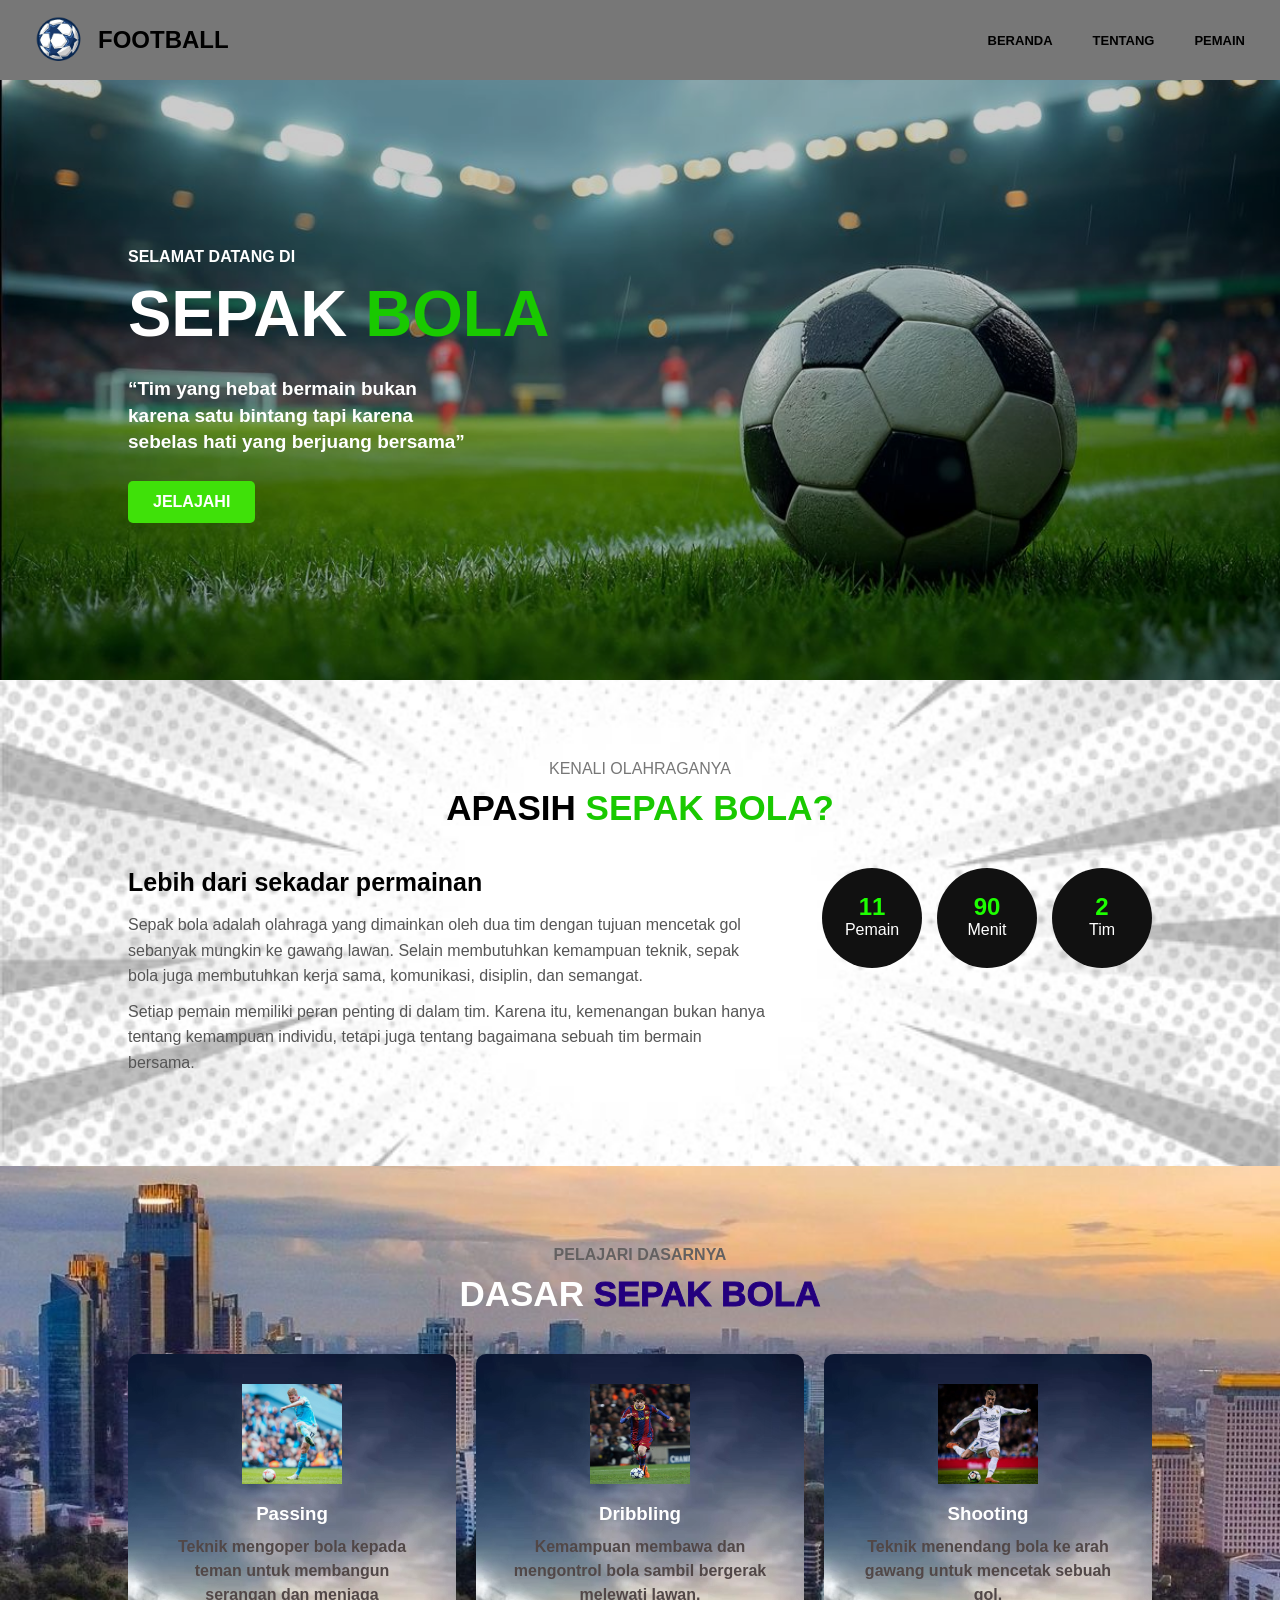
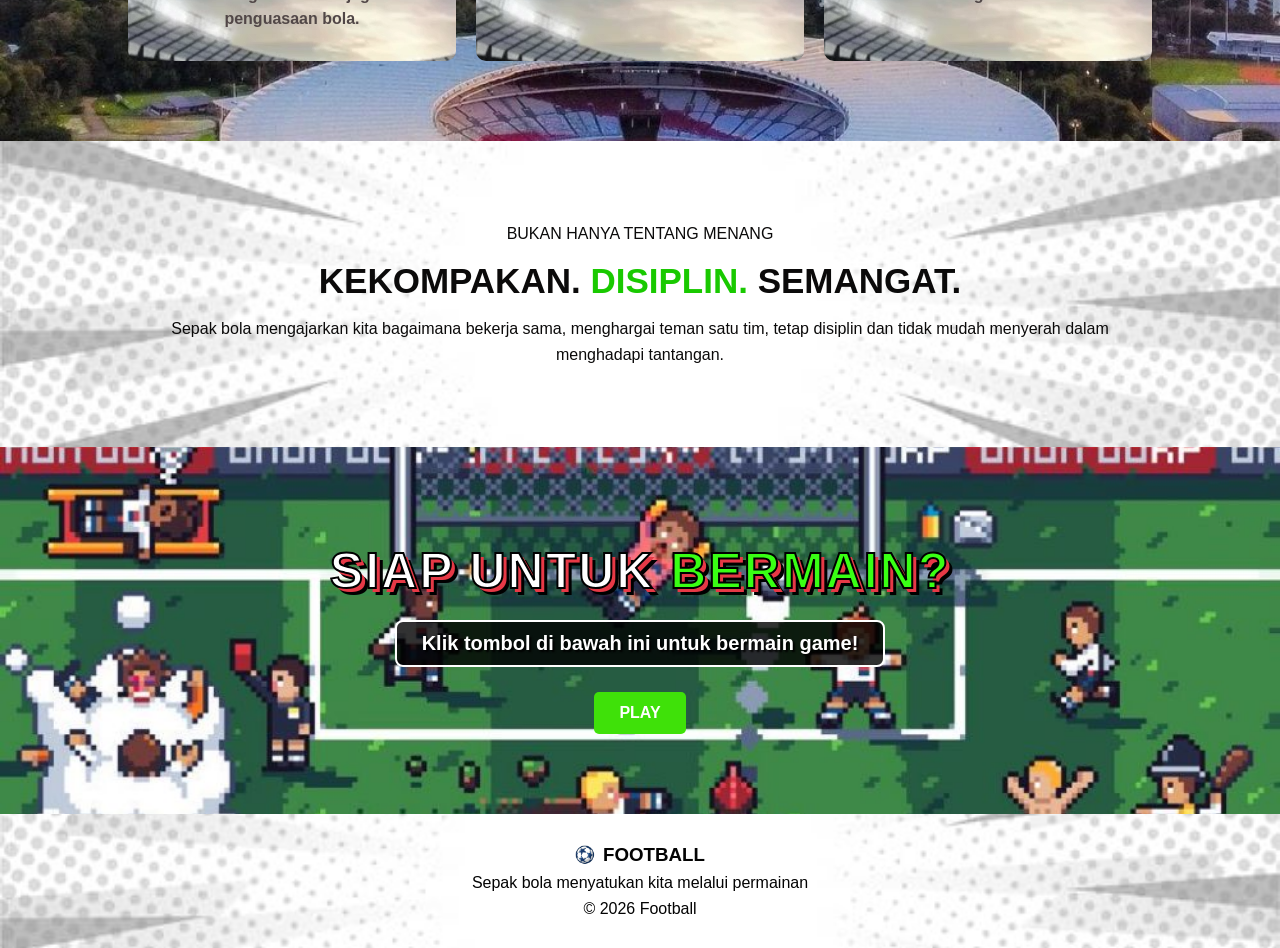
<file: index.html>
<!DOCTYPE html>
<html lang="en">
<head>
    <meta charset="UTF-8">
    <meta name="viewport" content="width=device-width, initial-scale=1.0">
    <title>Document</title>
    <link rel="stylesheet" href="style.css">
</head>
<body>
    <header>
        <div class="logo">
            <img src="logo.png" alt="Logo Football">
            <h2>FOOTBALL</h2>
        </div>

        <nav>
            <a href="index.html" >BERANDA</a>
            <a href="Tentang.html">TENTANG</a>
            <a href="Pemain.html">PEMAIN</a>
        </nav>
    </header>
        <section class="hero">

        <div class="overlay"></div>

        <div class="hero-content">
            <p class="welcome">SELAMAT DATANG DI</p>

            <h1>
                SEPAK <span>BOLA</span>
            </h1>

            <p class="quote">
                “Tim yang hebat bermain bukan<br>
                karena satu bintang tapi karena<br>
                sebelas hati yang berjuang bersama”
            </p>

            <a href="Tentang.html" class="btn">JELAJAHI</a>
        </div>

    </section>

    <section class="tentang" id="tentang">

        <div class="judul">
            <p>KENALI OLAHRAGANYA</p>
            <h2>APASIH <span>SEPAK BOLA?</span></h2>
        </div>

        <div class="tentang-content">

            <div class="tentang-text">
                <h3>Lebih dari sekadar permainan</h3>

                <p>
                    Sepak bola adalah olahraga yang dimainkan oleh dua tim
                    dengan tujuan mencetak gol sebanyak mungkin ke gawang lawan.
                    Selain membutuhkan kemampuan teknik, sepak bola juga
                    membutuhkan kerja sama, komunikasi, disiplin, dan semangat.
                </p>

                <p>
                    Setiap pemain memiliki peran penting di dalam tim.
                    Karena itu, kemenangan bukan hanya tentang kemampuan
                    individu, tetapi juga tentang bagaimana sebuah tim
                    bermain bersama.
                </p>
            </div>

            <div class="kotak">
                <div>
                    <h2>11</h2>
                    <p>Pemain</p>
                </div>

                <div>
                    <h2>90</h2>
                    <p>Menit</p>
                </div>

                <div>
                    <h2>2</h2>
                    <p>Tim</p>
                </div>
            </div>

        </div>

    </section>

    <section class="dasar">

        <div class="judul">
            <p>PELAJARI DASARNYA</p>
            <h2>DASAR <span>SEPAK BOLA</span></h2>
        </div>

        <div class="card-container">

            <div class="card">
                <div class="icon"><img src="passing.jpg" alt="Passing" width="100" height="100"></div>
                <h3>Passing</h3>
                <p>
                    Teknik mengoper bola kepada teman untuk membangun
                    serangan dan menjaga penguasaan bola.
                </p>
            </div>

            <div class="card">
                <div class="icon"><img src="dribling.jpg" alt="Dribbling" width="100" height="100"></div>
                <h3>Dribbling</h3>
                <p>
                    Kemampuan membawa dan mengontrol bola sambil bergerak
                    melewati lawan.
                </p>
            </div>

            <div class="card">
                <div class="icon"><img src="shoting.jpg" alt="Shooting" width="100" height="100"></div>
                <h3>Shooting</h3>
                <p>
                    Teknik menendang bola ke arah gawang untuk mencetak
                    sebuah gol.
                </p>
            </div>

        </div>

    </section>

    <section class="nilai">

        <div class="nilai-text">
            <p>BUKAN HANYA TENTANG MENANG</p>

            <h2>
                KEKOMPAKAN.
                <span>DISIPLIN.</span>
                SEMANGAT.
            </h2>

            <p>
                Sepak bola mengajarkan kita bagaimana bekerja sama,
                menghargai teman satu tim, tetap disiplin dan tidak mudah
                menyerah dalam menghadapi tantangan.
            </p>
        </div>

    </section>

    <section class="game-section">

        <div>
            <h2>SIAP UNTUK <span>BERMAIN?</span></h2>

            <p>
                Klik tombol di bawah ini untuk bermain game!
            </p>

            <a href="Beranda_Game.html" class="btn hijau">
                PLAY</a>
        </div>

    </section>

    <footer>
        <h3><img src="logo.png" alt="Football" width="20" height="20"> FOOTBALL</h3>
        <p>Sepak bola menyatukan kita melalui permainan</p>
        <p>© 2026 Football</p>
    </footer>

</body>
</html>
</file>
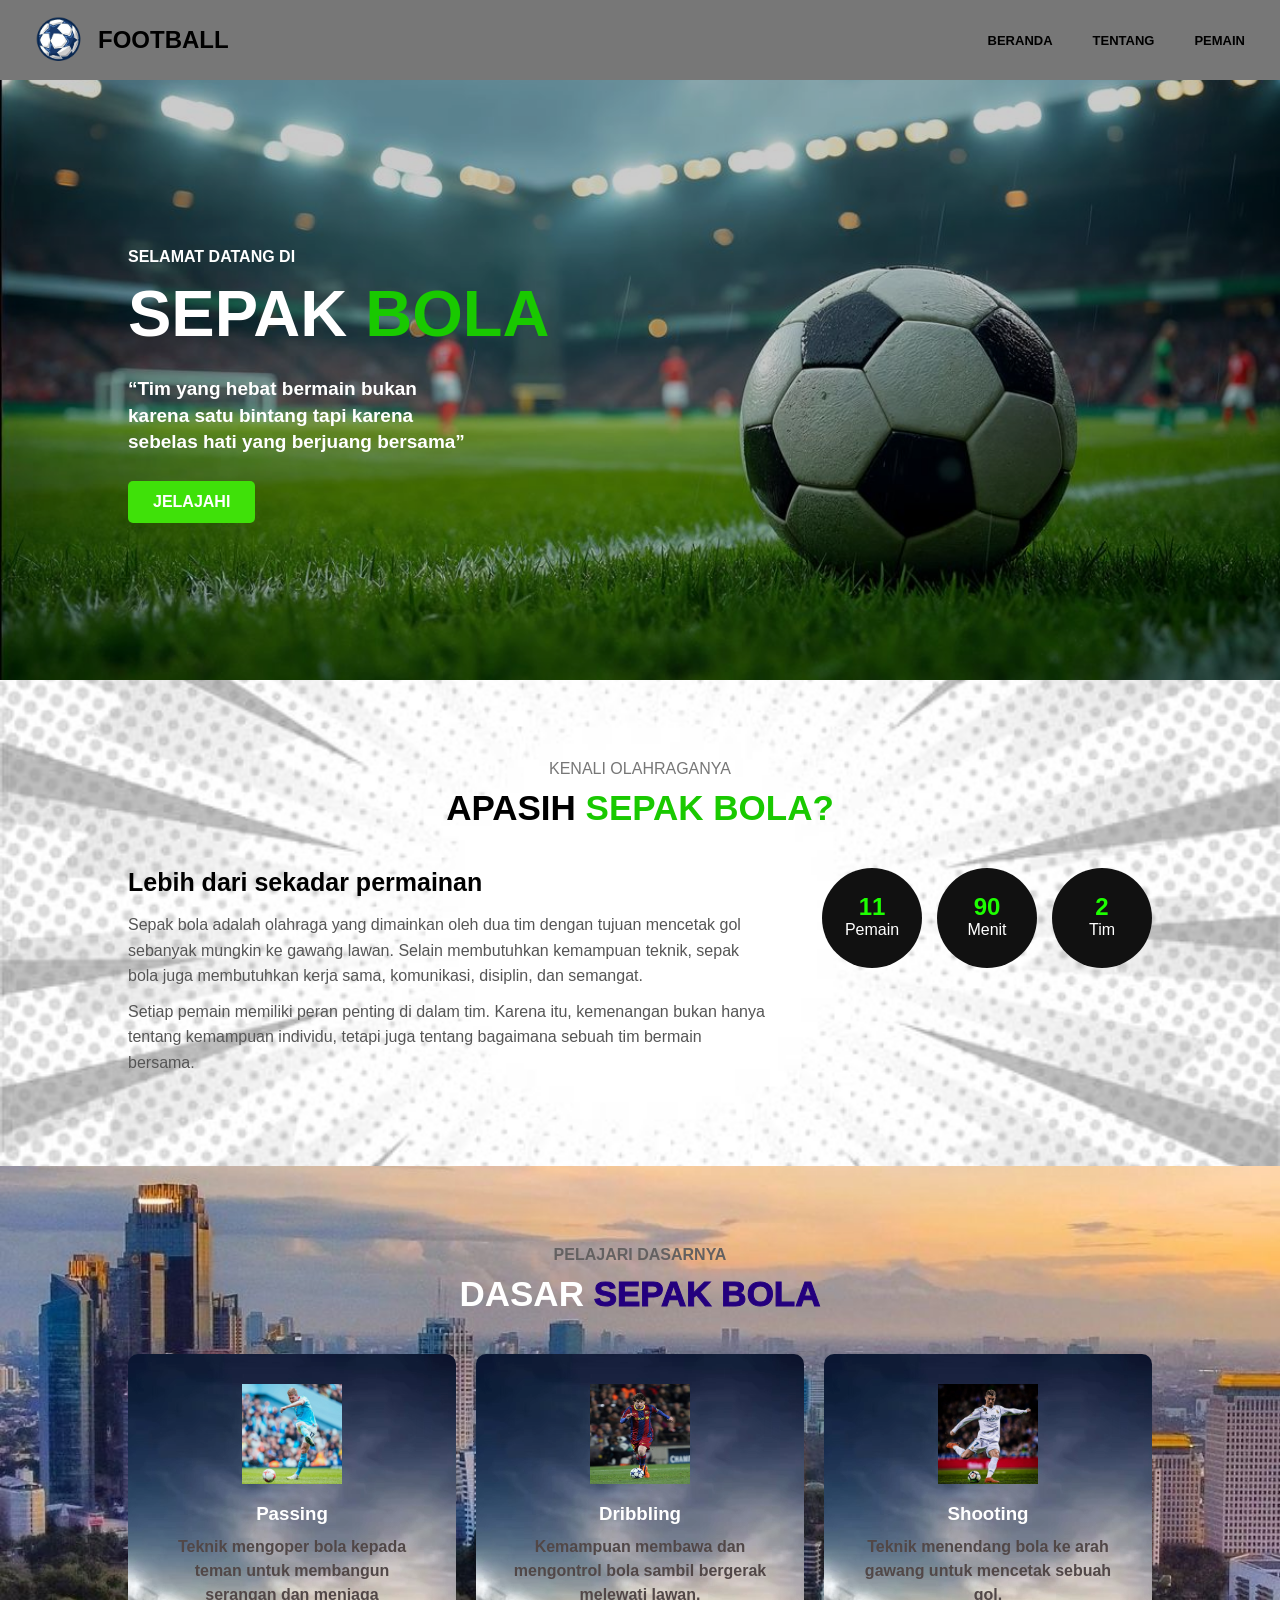
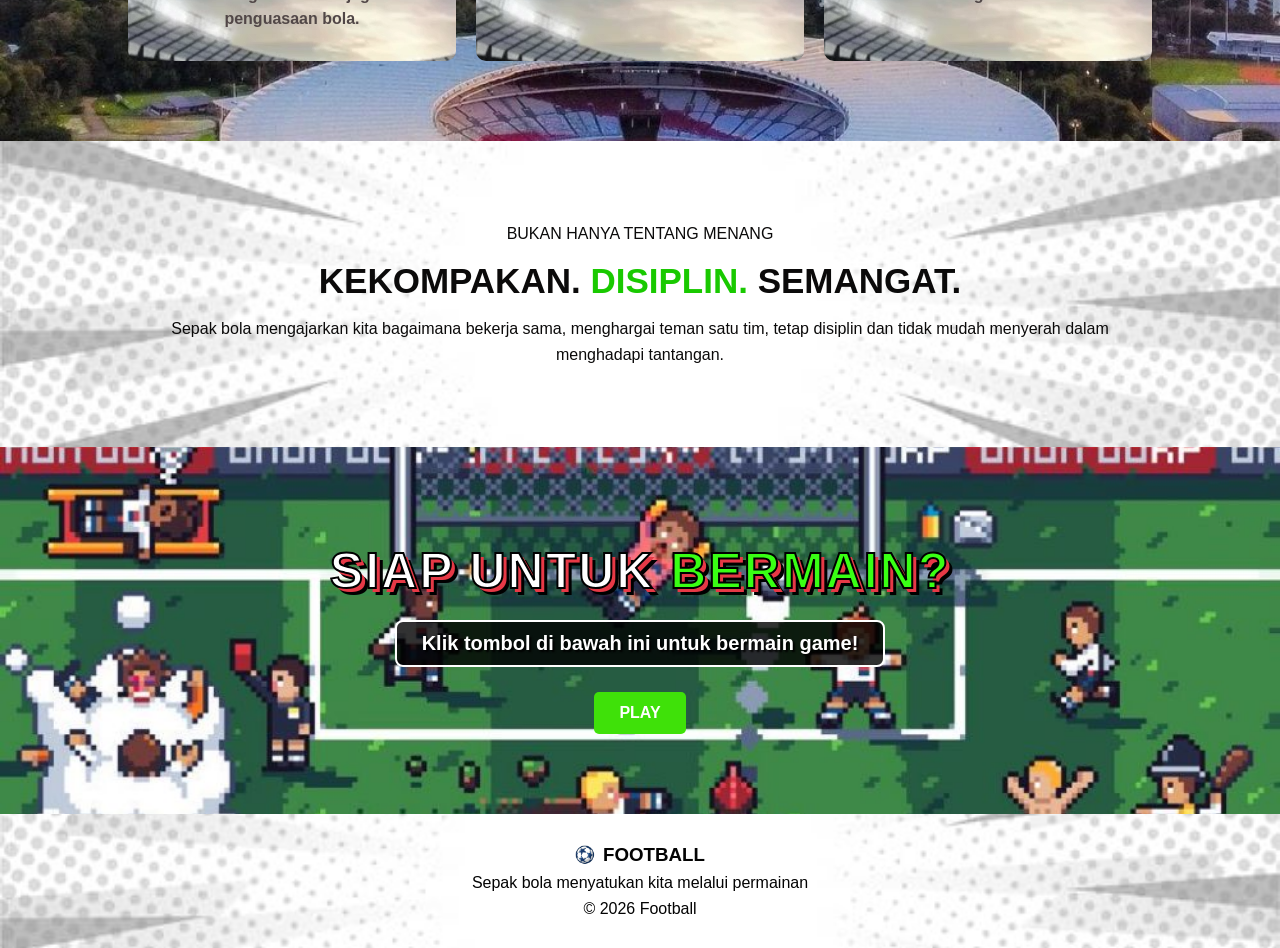
<file: beranda.html>
<!DOCTYPE html>
<html lang="en">
<head>
    <meta charset="UTF-8">
    <meta name="viewport" content="width=device-width, initial-scale=1.0">
    <title>Document</title>
    <link rel="stylesheet" href="style.css">
</head>
<body>
    <header>
        <div class="logo">
            <img src="logo.png" alt="Logo Football">
            <h2>FOOTBALL</h2>
        </div>

        <nav>
            <a href="Beranda.html" >BERANDA</a>
            <a href="Tentang.html">TENTANG</a>
            <a href="Pemain.html">PEMAIN</a>
        </nav>
    </header>
        <section class="hero">

        <div class="overlay"></div>

        <div class="hero-content">
            <p class="welcome">SELAMAT DATANG DI</p>

            <h1>
                SEPAK <span>BOLA</span>
            </h1>

            <p class="quote">
                “Tim yang hebat bermain bukan<br>
                karena satu bintang tapi karena<br>
                sebelas hati yang berjuang bersama”
            </p>

            <a href="beranda.html" class="btn">JELAJAHI</a>
        </div>

    </section>

    <section class="tentang" id="tentang">

        <div class="judul">
            <p>KENALI OLAHRAGANYA</p>
            <h2>APASIH <span>SEPAK BOLA?</span></h2>
        </div>

        <div class="tentang-content">

            <div class="tentang-text">
                <h3>Lebih dari sekadar permainan</h3>

                <p>
                    Sepak bola adalah olahraga yang dimainkan oleh dua tim
                    dengan tujuan mencetak gol sebanyak mungkin ke gawang lawan.
                    Selain membutuhkan kemampuan teknik, sepak bola juga
                    membutuhkan kerja sama, komunikasi, disiplin, dan semangat.
                </p>

                <p>
                    Setiap pemain memiliki peran penting di dalam tim.
                    Karena itu, kemenangan bukan hanya tentang kemampuan
                    individu, tetapi juga tentang bagaimana sebuah tim
                    bermain bersama.
                </p>
            </div>

            <div class="kotak">
                <div>
                    <h2>11</h2>
                    <p>Pemain</p>
                </div>

                <div>
                    <h2>90</h2>
                    <p>Menit</p>
                </div>

                <div>
                    <h2>2</h2>
                    <p>Tim</p>
                </div>
            </div>

        </div>

    </section>

    <section class="dasar">

        <div class="judul">
            <p>PELAJARI DASARNYA</p>
            <h2>DASAR <span>SEPAK BOLA</span></h2>
        </div>

        <div class="card-container">

            <div class="card">
                <div class="icon"><img src="passing.jpg" alt="Passing" width="100" height="100"></div>
                <h3>Passing</h3>
                <p>
                    Teknik mengoper bola kepada teman untuk membangun
                    serangan dan menjaga penguasaan bola.
                </p>
            </div>

            <div class="card">
                <div class="icon"><img src="dribling.jpg" alt="Dribbling" width="100" height="100"></div>
                <h3>Dribbling</h3>
                <p>
                    Kemampuan membawa dan mengontrol bola sambil bergerak
                    melewati lawan.
                </p>
            </div>

            <div class="card">
                <div class="icon"><img src="shoting.jpg" alt="Shooting" width="100" height="100"></div>
                <h3>Shooting</h3>
                <p>
                    Teknik menendang bola ke arah gawang untuk mencetak
                    sebuah gol.
                </p>
            </div>

        </div>

    </section>

    <section class="nilai">

        <div class="nilai-text">
            <p>BUKAN HANYA TENTANG MENANG</p>

            <h2>
                KEKOMPAKAN.
                <span>DISIPLIN.</span>
                SEMANGAT.
            </h2>

            <p>
                Sepak bola mengajarkan kita bagaimana bekerja sama,
                menghargai teman satu tim, tetap disiplin dan tidak mudah
                menyerah dalam menghadapi tantangan.
            </p>
        </div>

    </section>

    <section class="game-section">

        <div>
            <h2>SIAP UNTUK <span>BERMAIN?</span></h2>

            <p>
                Klik tombol di bawah ini untuk bermain game!
            </p>

            <a href="Game.html" class="btn hijau">
                PLAY</a>
        </div>

    </section>

    <footer>
        <h3><img src="logo.png" alt="Football" width="20" height="20"> FOOTBALL</h3>
        <p>Sepak bola menyatukan kita melalui permainan</p>
        <p>© 2026 Football</p>
    </footer>

</body>
</html>
</file>
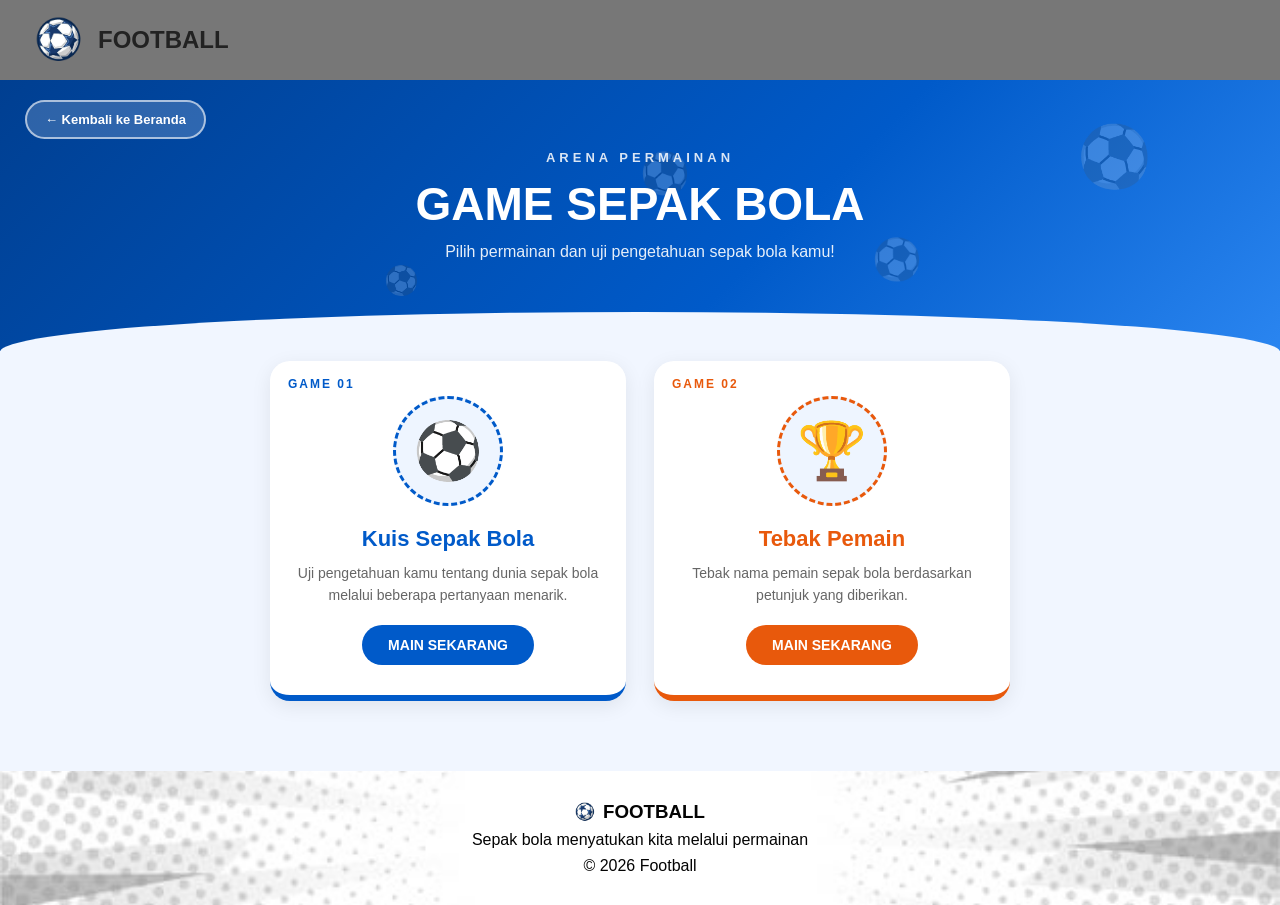
<file: Beranda_Game.html>
<!DOCTYPE html>
<html lang="id">

<head>
    <meta charset="UTF-8">
    <meta name="viewport" content="width=device-width, initial-scale=1.0">
    <title>Game Sepak Bola</title>

    <style>
        * {
            margin: 0;
            padding: 0;
            box-sizing: border-box;
        }

        body {
            font-family: Arial, sans-serif;
            background: #f1f6ff;
            color: #222;
        }

        header {
            height: 80px;
            background: #777;
            display: flex;
            justify-content: space-between;
            align-items: center;
            padding: 0 35px;
        }

        .logo {
            display: flex;
            align-items: center;
            gap: 15px;
        }

        .logo img {
            width: 48px;
        }

        .logo h2 {
            font-size: 24px;
        }

        .judul {
            position: relative;
            overflow: hidden;
            text-align: center;
            color: white;
            padding: 70px 20px 90px;
            background: linear-gradient(135deg, #003f91, #005ac9 60%, #2a85f0);
        }

        .judul::after {
            content: "";
            position: absolute;
            left: 0;
            right: 0;
            bottom: -1px;
            height: 40px;
            background: #f1f6ff;
            border-radius: 50% 50% 0 0 / 100% 100% 0 0;
        }

        .judul small {
            display: block;
            letter-spacing: 4px;
            font-size: 13px;
            font-weight: bold;
            opacity: 0.85;
            margin-bottom: 12px;
        }

        .judul h1 {
            font-size: 46px;
            margin-bottom: 12px;
            position: relative;
            z-index: 1;
        }

        .judul p {
            font-size: 16px;
            opacity: 0.9;
            position: relative;
            z-index: 1;
        }

        .tombol-beranda {
            position: absolute;
            top: 20px;
            left: 25px;
            z-index: 2;
            background: rgba(255, 255, 255, 0.18);
            color: white;
            text-decoration: none;
            font-size: 13px;
            font-weight: bold;
            padding: 10px 18px;
            border-radius: 25px;
            border: 2px solid rgba(255, 255, 255, 0.6);
            transition: 0.3s;
        }

        .tombol-beranda:hover {
            background: white;
            color: #005ac9;
            transform: translateX(-4px);
        }

        .bola {
            position: absolute;
            font-size: 40px;
            opacity: 0.18;
            animation: melayang 6s ease-in-out infinite;
        }

        .bola:nth-child(1) {
            left: 8%;
            top: 25%;
        }

        .bola:nth-child(2) {
            right: 10%;
            top: 15%;
            font-size: 60px;
            animation-delay: 1s;
        }

        .bola:nth-child(3) {
            left: 30%;
            bottom: 20%;
            font-size: 28px;
            animation-delay: 2s;
        }

        .bola:nth-child(4) {
            right: 28%;
            bottom: 25%;
            animation-delay: 3s;
        }

        @keyframes melayang {
            0%, 100% {
                transform: translateY(0) rotate(0);
            }

            50% {
                transform: translateY(-18px) rotate(25deg);
            }
        }

        .game-container {
            max-width: 800px;
            margin: -10px auto 0;
            padding: 20px 30px 70px;
            display: grid;
            grid-template-columns: repeat(2, 1fr);
            gap: 28px;
        }

        .game-card {
            --warna: #005ac9;
            display: block;
            position: relative;
            background: white;
            border-radius: 20px;
            padding: 35px 24px 30px;
            text-align: center;
            text-decoration: none;
            color: inherit;
            cursor: pointer;
            box-shadow: 0 5px 20px rgba(0, 0, 0, 0.08);
            border-bottom: 6px solid var(--warna);
            transition: 0.3s;
            animation: muncul 0.6s ease both;
        }

        .game-card:nth-child(2) {
            --warna: #e8590c;
            animation-delay: 0.15s;
        }

        @keyframes muncul {
            from {
                opacity: 0;
                transform: translateY(30px);
            }

            to {
                opacity: 1;
                transform: none;
            }
        }

        .game-card:hover {
            transform: translateY(-12px);
            box-shadow: 0 16px 30px rgba(0, 0, 0, 0.18);
        }

        .nomor {
            position: absolute;
            top: 16px;
            left: 18px;
            font-size: 12px;
            font-weight: bold;
            letter-spacing: 2px;
            color: var(--warna);
        }

        .game-icon {
            width: 110px;
            height: 110px;
            margin: 0 auto 20px;
            display: flex;
            align-items: center;
            justify-content: center;
            font-size: 56px;
            border-radius: 50%;
            background: #eef5ff;
            border: 3px dashed var(--warna);
            transition: 0.4s;
        }

        .game-card:hover .game-icon {
            transform: scale(1.12) rotate(-8deg);
            background: var(--warna);
        }

        .game-card h2 {
            color: var(--warna);
            margin-bottom: 10px;
            font-size: 22px;
        }

        .game-card p {
            color: #666;
            font-size: 14px;
            line-height: 1.6;
            margin-bottom: 18px;
        }

        .game-button {
            display: inline-block;
            background: var(--warna);
            color: white;
            padding: 12px 26px;
            border-radius: 25px;
            font-weight: bold;
            font-size: 14px;
        }

        footer {
            background-image: url("putih.jpg");
            background-size: cover;
            background-position: center;
            background-repeat: no-repeat;
            text-align: center;
            padding: 30px 10px;
            color: rgb(3, 3, 3);
        }

        footer h3 {
            display: flex;
            align-items: center;
            justify-content: center;
            gap: 8px;
        }

        footer p {
            color: rgb(3, 3, 3);
            margin-top: 8px;
        }

        @media (max-width: 550px) {

            header {
                height: auto;
                padding: 15px;
                justify-content: center;
            }

            .judul {
                padding: 25px 15px 70px;
            }

            .tombol-beranda {
                position: relative;
                top: auto;
                left: auto;
                display: inline-block;
                margin-bottom: 25px;
            }

            .judul h1 {
                font-size: 32px;
            }

            .judul p {
                font-size: 14px;
            }

            .game-container {
                grid-template-columns: 1fr;
                padding: 20px;
            }
        }
    </style>
</head>

<body>

    <!-- HEADER -->
    <header>
        <div class="logo">
            <img src="logo.png" alt="Logo Football">
            <h2>FOOTBALL</h2>
        </div>
    </header>


    <!-- JUDUL -->
    <section class="judul">

        <a href="index.html" class="tombol-beranda">
            ← Kembali ke Beranda
        </a>

        <span class="bola">⚽</span>
        <span class="bola">⚽</span>
        <span class="bola">⚽</span>
        <span class="bola">⚽</span>

        <small>ARENA PERMAINAN</small>

        <h1>GAME SEPAK BOLA</h1>

        <p>
            Pilih permainan dan uji pengetahuan sepak bola kamu!
        </p>

    </section>


    <!-- DAFTAR GAME -->
    <section class="game-container">

        <!-- GAME 1 -->
        <a href="https://suhaimi22.github.io/Projek_Suhai/kuis.html" class="game-card">

            <span class="nomor">GAME 01</span>

            <div class="game-icon">⚽</div>

            <h2>Kuis Sepak Bola</h2>

            <p>
                Uji pengetahuan kamu tentang dunia sepak bola
                melalui beberapa pertanyaan menarik.
            </p>

            <span class="game-button">
                MAIN SEKARANG
            </span>

        </a>


        <!-- GAME 2 -->
        <a href="https://suhaimi22.github.io/Projek_Suhai/tebakpemain.html" class="game-card">

            <span class="nomor">GAME 02</span>

            <div class="game-icon">🏆</div>

            <h2>Tebak Pemain</h2>

            <p>
                Tebak nama pemain sepak bola berdasarkan
                petunjuk yang diberikan.
            </p>

            <span class="game-button">
                MAIN SEKARANG
            </span>

        </a>

    </section>


    <!-- FOOTER -->
    <footer>
        <h3><img src="logo.png" alt="Football" width="20" height="20"> FOOTBALL</h3>
        <p>Sepak bola menyatukan kita melalui permainan</p>
        <p>© 2026 Football</p>
    </footer>

</body>

</html>
</file>
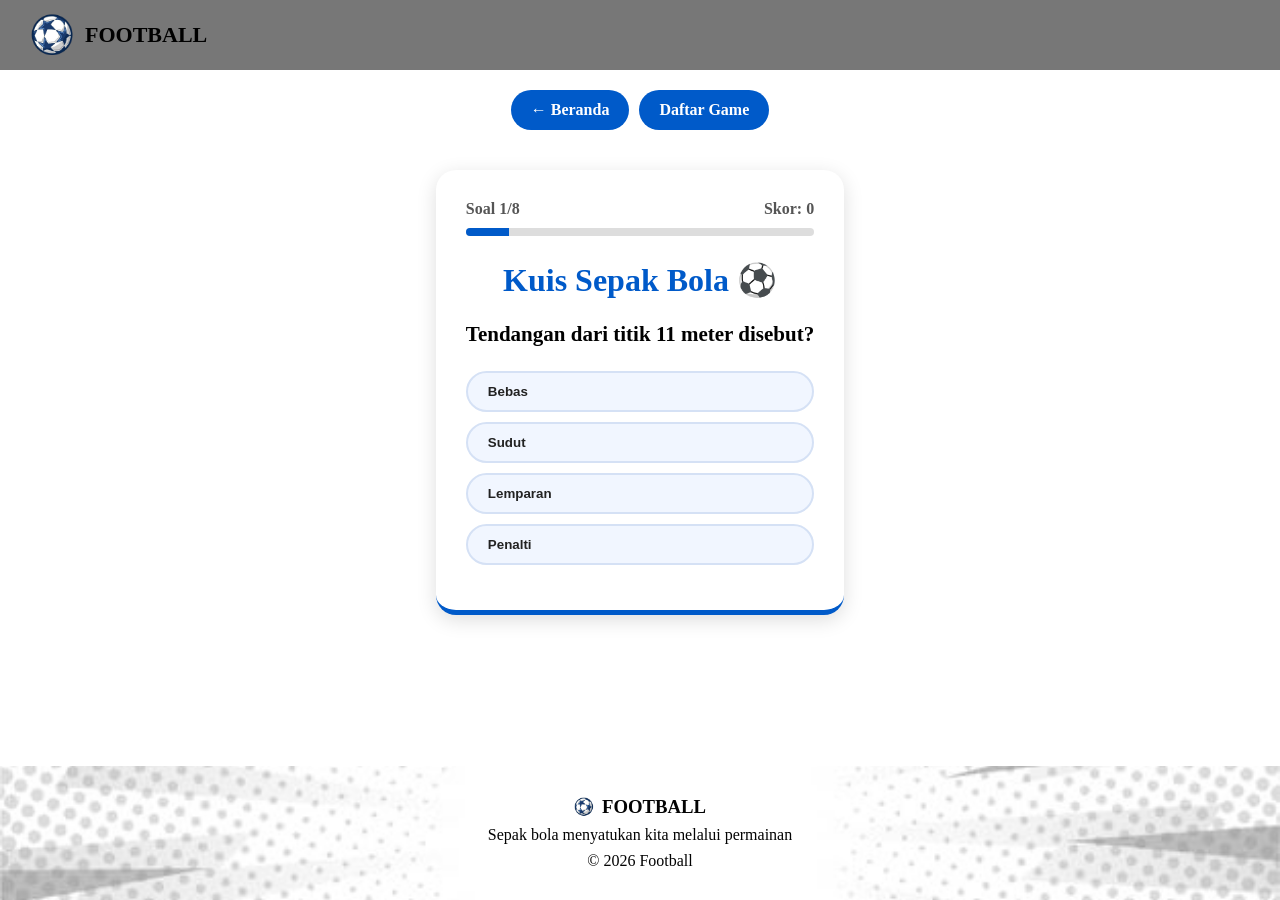
<file: kuis.html>
<!DOCTYPE html>
<html lang="id">

<head>
    <meta charset="UTF-8">
    <meta name="viewport" content="width=device-width, initial-scale=1.0">
    <title>Kuis Sepak Bola</title>

    <style>
        * {
            margin: 0;
            padding: 0;
            box-sizing: border-box;
        }

        body {
            min-height: 100vh;
            min-height: 100dvh;      /* supaya pas di browser HP */
            display: flex;
            flex-direction: column;
        }

        main {
            flex: 1;                 /* isi halaman mengisi ruang kosong */
        }       

        header {
            height: 70px;
            background: #777;
            display: flex;
            align-items: center;
            padding: 0 30px;
        }

        .logo {
            display: flex;
            align-items: center;
            gap: 10px;
        }

        .logo img {
            width: 45px;
        }

        .logo h2 {
            font-size: 22px;
        }

        .menu {
            max-width: 700px;
            margin: 20px auto;
            padding: 0 15px;
            display: flex;
            justify-content: space-between;
            gap: 10px;
        }

        .menu a,
        button {
            background: #005ac9;
            color: white;
            border: none;
            padding: 11px 20px;
            border-radius: 25px;
            text-decoration: none;
            font-weight: bold;
            cursor: pointer;
        }

        .menu a:hover,
        button:hover {
            background: #003f91;
        }

        .kuis {
            max-width: 700px;
            margin: 20px auto 50px;
            padding: 30px;
            background: white;
            border-radius: 20px;
            box-shadow: 0 5px 20px #0002;
            text-align: center;
            border-bottom: 5px solid #005ac9;
        }

        .info {
            display: flex;
            justify-content: space-between;
            color: #555;
            font-weight: bold;
            margin-bottom: 10px;
        }

        .progress {
            height: 8px;
            background: #ddd;
            border-radius: 10px;
            margin-bottom: 25px;
            overflow: hidden;
        }

        .progress div {
            height: 100%;
            width: 0;
            background: #005ac9;
        }

        h1 {
            color: #005ac9;
            margin-bottom: 20px;
        }

        #soal {
            font-size: 21px;
            line-height: 1.5;
            margin-bottom: 20px;
        }

        .pilihan {
            display: grid;
            gap: 10px;
        }

        .pilihan button {
            background: #f1f6ff;
            color: #222;
            border: 2px solid #d5e1f5;
            text-align: left;
        }

        .pilihan button:hover {
            border-color: #005ac9;
            background: #e5efff;
        }

        .benar {
            background: #c9f3d8 !important;
            border-color: #159447 !important;
            color: #08752f !important;
        }

        .salah {
            background: #ffd5d5 !important;
            border-color: #d33 !important;
            color: #a00 !important;
        }

        #penjelasan {
            color: #666;
            margin: 15px 0;
            line-height: 1.5;
        }

        #hasil {
            display: none;
        }

        #emoji {
            font-size: 60px;
            margin: 10px;
        }

        #nilai {
            font-size: 40px;
            font-weight: bold;
            color: #005ac9;
            margin: 10px;
        }

        footer {
            background-image: url("putih.jpg");
            background-size: cover;
            background-position: center;
            background-repeat: no-repeat;
            text-align: center;
            padding: 30px 10px;
            color: rgb(3, 3, 3);
            margin-top: auto;
        }

        footer h3 {
            display: flex;
            align-items: center;
            justify-content: center;
            gap: 8px;
        }

        footer p {
            color: rgb(3, 3, 3);
            margin-top: 8px;
        }

        @media (max-width: 600px) {
            header {
                padding: 0 15px;
            }

            .kuis {
                margin: 15px;
                padding: 25px 18px;
            }

            .menu {
                flex-direction: column;
            }

            .menu a {
                text-align: center;
            }

            #soal {
                font-size: 18px;
            }
        }
    </style>
</head>

<body>

    <header>
        <div class="logo">
            <img src="logo.png" alt="Logo">
            <h2>FOOTBALL</h2>
        </div>
    </header>

    <div class="menu">
        <a href="index.html">← Beranda</a>
        <a href="Beranda_Game.html">Daftar Game</a>
    </div>

    <!-- KUIS -->
    <div class="kuis" id="kuis">

        <div class="info">
            <span id="nomor">Soal 1/8</span>
            <span id="skor">Skor: 0</span>
        </div>

        <div class="progress">
            <div id="bar"></div>
        </div>

        <h1>Kuis Sepak Bola ⚽</h1>

        <h2 id="soal"></h2>

        <div class="pilihan" id="pilihan"></div>

        <p id="penjelasan"></p>

        <button id="lanjut" style="display:none;">
            Lanjut →
        </button>

    </div>


    <!-- HASIL -->
    <div class="kuis" id="hasil">

        <div id="emoji">🏆</div>

        <h1>Kuis Selesai!</h1>

        <div id="nilai">0 / 8</div>

        <p id="pesan"></p>

        <br>

        <button onclick="mulai()">Main Lagi</button>

    </div>


    <footer>
        <h3><img src="logo.png" alt="Football" width="20" height="20"> FOOTBALL</h3>
        <p>Sepak bola menyatukan kita melalui permainan</p>
        <p>© 2026 Football</p>
    </footer>


    <script>

        const soalKuis = [
            {
                soal: "Berapa jumlah pemain setiap tim?",
                pilihan: ["9", "10", "11", "12"],
                benar: 2,
                penjelasan: "Setiap tim memiliki 11 pemain."
            },
            {
                soal: "Piala Dunia diadakan setiap berapa tahun?",
                pilihan: ["2 tahun", "3 tahun", "4 tahun", "5 tahun"],
                benar: 2,
                penjelasan: "Piala Dunia diadakan setiap 4 tahun."
            },
            {
                soal: "Siapa juara Piala Dunia 2022?",
                pilihan: ["Prancis", "Argentina", "Brasil", "Jerman"],
                benar: 1,
                penjelasan: "Argentina menjadi juara Piala Dunia 2022."
            },
            {
                soal: "Kartu apa yang membuat pemain keluar?",
                pilihan: ["Kuning", "Hijau", "Merah", "Biru"],
                benar: 2,
                penjelasan: "Kartu merah membuat pemain dikeluarkan."
            },
            {
                soal: "Berapa menit waktu normal pertandingan?",
                pilihan: ["60", "80", "90", "120"],
                benar: 2,
                penjelasan: "Waktu normal pertandingan adalah 90 menit."
            },
            {
                soal: "Siapa yang boleh memegang bola dengan tangan?",
                pilihan: ["Bek", "Kiper", "Gelandang", "Penyerang"],
                benar: 1,
                penjelasan: "Kiper boleh memegang bola di area penalti."
            },
            {
                soal: "Tendangan dari titik 11 meter disebut?",
                pilihan: ["Bebas", "Sudut", "Lemparan", "Penalti"],
                benar: 3,
                penjelasan: "Tendangan tersebut disebut penalti."
            },
            {
                soal: "Negara tempat lahirnya sepak bola modern?",
                pilihan: ["Inggris", "Spanyol", "Italia", "Brasil"],
                benar: 0,
                penjelasan: "Sepak bola modern berkembang di Inggris."
            }
        ];


        let nomor = 0;
        let skor = 0;
        let sudahMenjawab = false;


        function acakSoal() {
            soalKuis.sort(() => Math.random() - 0.5);
        }


        function mulai() {

            nomor = 0;
            skor = 0;

            acakSoal();

            document.getElementById("hasil").style.display = "none";
            document.getElementById("kuis").style.display = "block";

            tampilkanSoal();
        }


        function tampilkanSoal() {

            sudahMenjawab = false;

            let soal = soalKuis[nomor];

            document.getElementById("nomor").textContent =
                "Soal " + (nomor + 1) + "/8";

            document.getElementById("skor").textContent =
                "Skor: " + skor;

            document.getElementById("soal").textContent =
                soal.soal;

            document.getElementById("penjelasan").textContent = "";

            document.getElementById("lanjut").style.display = "none";

            document.getElementById("bar").style.width =
                ((nomor + 1) / soalKuis.length * 100) + "%";


            let pilihan = document.getElementById("pilihan");

            pilihan.innerHTML = "";


            soal.pilihan.forEach(function(jawaban, index) {

                let tombol = document.createElement("button");

                tombol.textContent = jawaban;

                tombol.onclick = function() {
                    cekJawaban(index);
                };

                pilihan.appendChild(tombol);

            });
        }


        function cekJawaban(jawaban) {

            if (sudahMenjawab) return;

            sudahMenjawab = true;

            let soal = soalKuis[nomor];

            let tombol =
                document.getElementById("pilihan").children;


            if (jawaban === soal.benar) {

                skor++;

                tombol[jawaban].classList.add("benar");

                document.getElementById("penjelasan").textContent =
                    "✅ Benar! " + soal.penjelasan;

            } else {

                tombol[jawaban].classList.add("salah");

                tombol[soal.benar].classList.add("benar");

                document.getElementById("penjelasan").textContent =
                    "❌ Salah! " + soal.penjelasan;
            }


            for (let i = 0; i < tombol.length; i++) {
                tombol[i].disabled = true;
            }


            document.getElementById("skor").textContent =
                "Skor: " + skor;

            document.getElementById("lanjut").style.display =
                "inline-block";

            if (nomor === soalKuis.length - 1) {
                document.getElementById("lanjut").textContent =
                    "Lihat Hasil";
            }
        }


        document.getElementById("lanjut").onclick = function() {

            nomor++;

            if (nomor < soalKuis.length) {
                tampilkanSoal();
            } else {
                tampilkanHasil();
            }

        };


        function tampilkanHasil() {

            document.getElementById("kuis").style.display = "none";
            document.getElementById("hasil").style.display = "block";

            document.getElementById("nilai").textContent =
                skor + " / " + soalKuis.length;


            if (skor === 8) {

                document.getElementById("emoji").textContent = "🏆";

                document.getElementById("pesan").textContent =
                    "Sempurna! Kamu penggemar sepak bola sejati.";

            } else if (skor >= 6) {

                document.getElementById("emoji").textContent = "🥇";

                document.getElementById("pesan").textContent =
                    "Hebat! Pengetahuan sepak bolamu sangat bagus.";

            } else if (skor >= 4) {

                document.getElementById("emoji").textContent = "🥈";

                document.getElementById("pesan").textContent =
                    "Lumayan! Coba lagi untuk mendapatkan skor lebih tinggi.";

            } else {

                document.getElementById("emoji").textContent = "⚽";

                document.getElementById("pesan").textContent =
                    "Jangan menyerah, coba lagi!";

            }
        }


        mulai();

    </script>

</body>

</html>
</file>
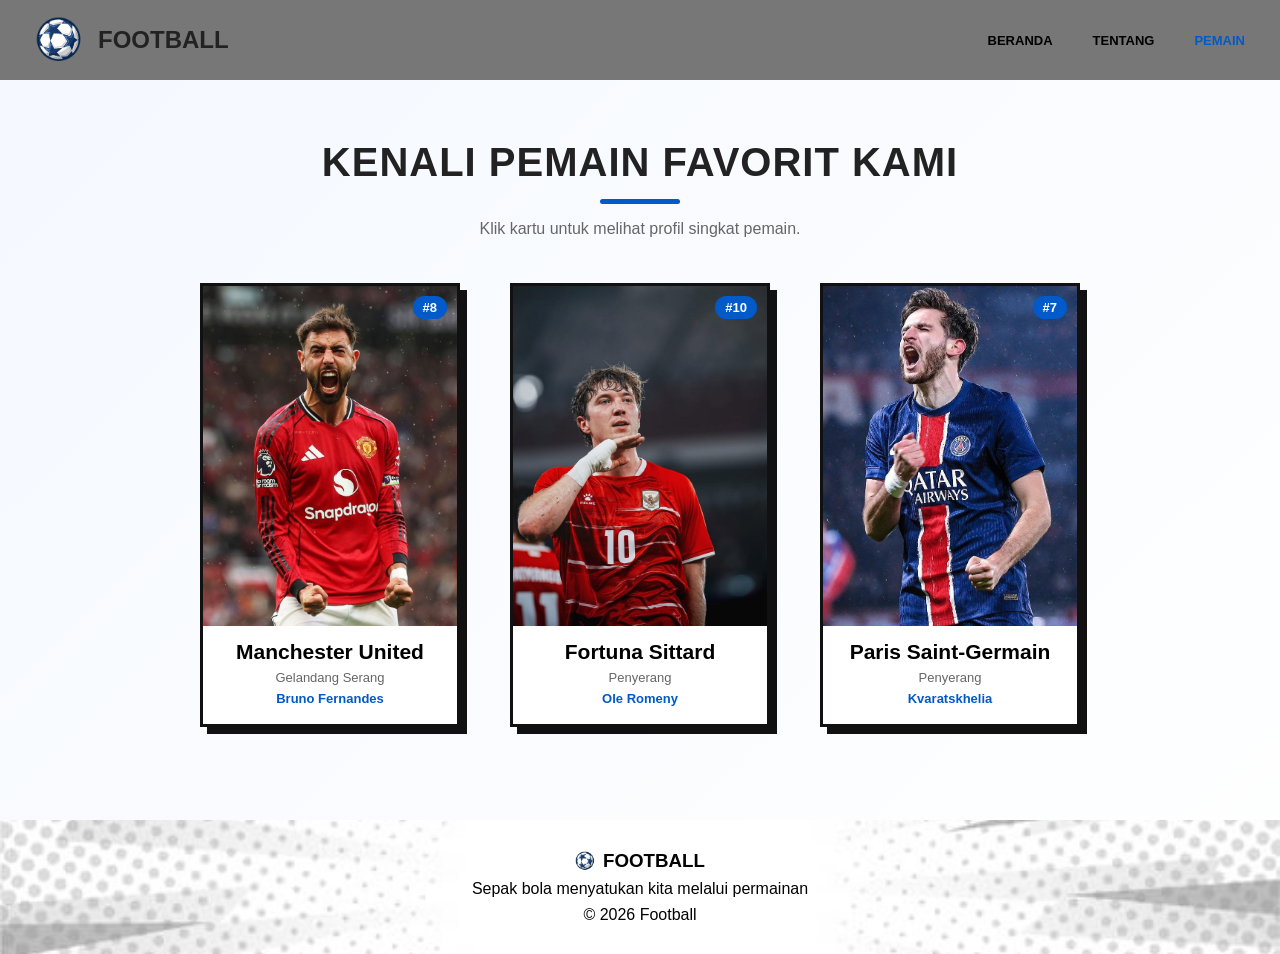
<file: Pemain.html>
<!DOCTYPE html>
<html lang="id">
<head>
    <meta charset="UTF-8">
    <meta name="viewport" content="width=device-width, initial-scale=1.0">
    <title>Tim | Football</title>
    <link rel="stylesheet" href="Pemain.css">
</head>
<body>

    <header>
        <div class="logo">
            <img src="logo.png" alt="Logo Football">
            <h2>FOOTBALL</h2>
        </div>
        <nav aria-label="Menu utama">
            <a href="index.html">BERANDA</a>
            <a href="Tentang.html">TENTANG</a>
            <a href="Pemain.html" class="aktif" aria-current="page">PEMAIN</a>
        </nav>
    </header>

    <main>
        <h1>KENALI PEMAIN FAVORIT KAMI</h1>
        <p class="sub">Klik kartu untuk melihat profil singkat pemain.</p>

        <section class="daftar" id="daftarPemain" aria-label="Daftar pemain favorit"></section>
    </main>

    <!-- POP-UP DETAIL -->
    <dialog id="detail" aria-labelledby="detailNama">
        <button class="tutup" id="tutup" aria-label="Tutup">✕</button>
        <img id="detailFoto" alt="">
        <div class="isi">
            <p class="klub" id="detailKlub"></p>
            <h2 id="detailNama"></h2>
            <ul>
                <li><span>Posisi</span><b id="detailPosisi"></b></li>
                <li><span>Nomor</span><b id="detailNomor"></b></li>
                <li><span>Negara</span><b id="detailNegara"></b></li>
            </ul>
            <p id="detailDeskripsi"></p>
        </div>
    </dialog>

    <footer>
        <h3><img src="logo.png" alt="Football" width="20" height="20"> FOOTBALL</h3>
        <p>Sepak bola menyatukan kita melalui permainan</p>
        <p>© 2026 Football</p>
    </footer>

    <script src="Pemain.js"></script>
</body>
</html>
</file>
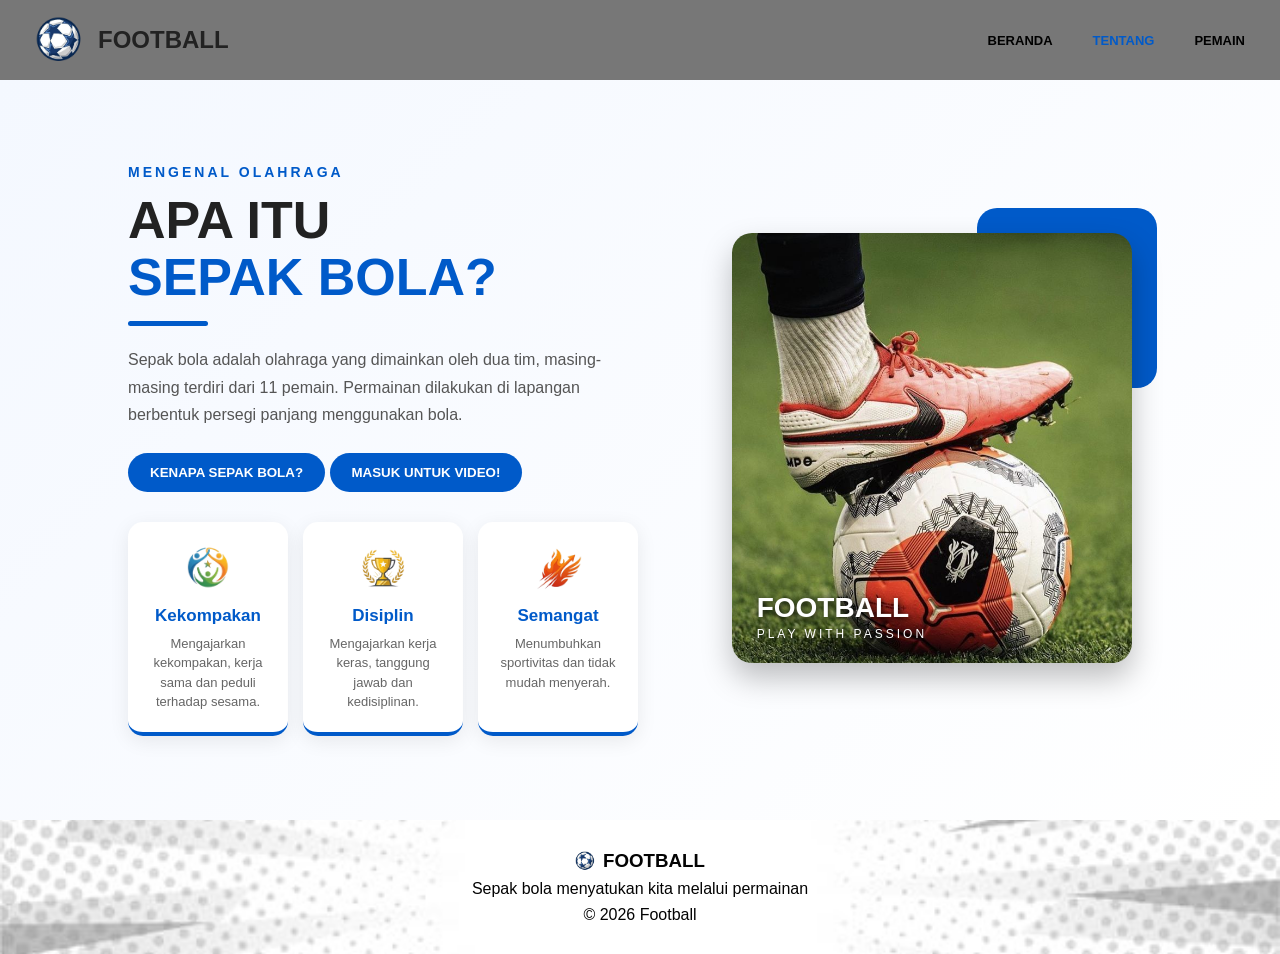
<file: Tentang.html>
<!DOCTYPE html>
<html lang="id">

<head>
    <meta charset="UTF-8">
    <meta name="viewport" content="width=device-width, initial-scale=1.0">
    <title>Tentang Sepak Bola</title>

    <style>
        * {
            margin: 0;
            padding: 0;
            box-sizing: border-box;
        }

        body {
            font-family: Arial, sans-serif;
            background: #f4f4f4;
            color: #222;
            background-image: url("putih.jpg");
            background-size: cover;
            background-position: center;
        }

        /* HEADER */
        header {
            height: 80px;
            background-color: #777;
            display: flex;
            justify-content: space-between;
            align-items: center;
            padding: 0 35px;
        }

        .logo {
            display: flex;
            align-items: center;
            gap: 15px;
        }

        .logo img {
            width: 48px;
        }

        .logo h2 {
            font-size: 24px;
        }

        nav {
            display: flex;
            gap: 40px;
        }

        nav a {
            text-decoration: none;
            font-weight: bold;
            color: black;
            font-size: 13px;
        }

        nav a:hover,
        nav a.aktif {
            color: #005ac9;
        }

        /* MAIN */
        main {
            min-height: calc(100vh - 160px);
            display: flex;
            align-items: center;
            gap: 60px;
            padding: 70px 10%;
            background: linear-gradient(135deg, #f4f8ff, #ffffff);
        }

        /* TEKS */
        .teks {
            flex: 1;
        }

        .judul-kecil {
            color: #005ac9;
            font-size: 14px;
            font-weight: bold;
            letter-spacing: 3px;
            margin-bottom: 12px;
        }

        h1 {
            font-size: 52px;
            line-height: 1.1;
            margin-bottom: 15px;
        }

        h1 span {
            color: #005ac9;
        }

        .garis {
            width: 80px;
            height: 5px;
            background: #005ac9;
            border-radius: 10px;
            margin-bottom: 20px;
        }

        .deskripsi {
            color: #555;
            font-size: 16px;
            line-height: 1.7;
            max-width: 600px;
            margin-bottom: 25px;
        }

        /* TOMBOL */
        button {
            background: #005ac9;
            color: white;
            border: none;
            padding: 12px 22px;
            border-radius: 25px;
            font-weight: bold;
            cursor: pointer;
            transition: 0.3s;
            margin-bottom: 30px;
        }

        button:hover {
            background: #003f91;
            transform: translateY(-3px);
            box-shadow: 0 7px 15px rgba(0, 90, 201, 0.3);
        }

        /* KARTU */
        .informasi {
            display: flex;
            gap: 15px;
        }

        .box {
            background: white;
            width: 160px;
            padding: 20px 15px;
            border-radius: 15px;
            text-align: center;
            box-shadow: 0 5px 20px rgba(0, 0, 0, 0.08);
            transition: 0.3s;
            border-bottom: 4px solid #005ac9;
        }

        .box:hover {
            transform: translateY(-10px);
            box-shadow: 0 12px 25px rgba(0, 90, 201, 0.2);
        }

        .icon {
            margin-bottom: 10px;
        }

        .icon img {
            width: 55px;
            height: 50px;
            object-fit: contain;
        }

        .box h3 {
            color: #005ac9;
            margin-bottom: 8px;
            font-size: 17px;
        }

        .box p {
            color: #666;
            font-size: 13px;
            line-height: 1.5;
        }

        /* GAMBAR */
        .gambar {
            width: 43%;
            position: relative;
            padding: 20px;
        }

        .gambar img {
            width: 100%;
            height: 430px;
            object-fit: cover;
            border-radius: 20px;
            position: relative;
            z-index: 2;
            box-shadow: 0 15px 30px rgba(0, 0, 0, 0.25);
            transition: 0.4s;
            cursor: pointer;
        }

        .gambar img:hover {
            transform: scale(1.02);
            box-shadow: 0 15px 30px rgba(0, 90, 201, 0.3);
        }

        /* KOTAK BIRU */
        .hijau {
            position: absolute;
            width: 180px;
            height: 180px;
            background: #005ac9;
            right: -5px;
            top: -5px;
            border-radius: 20px;
        }

        /* TEKS GAMBAR */
        .teks-gambar {
            position: absolute;
            bottom: 45px;
            left: 45px;
            z-index: 3;
            color: white;
            text-shadow: 1px 2px 6px black;
        }

        .teks-gambar b {
            font-size: 28px;
            display: block;
        }

        .teks-gambar span {
            font-size: 12px;
            letter-spacing: 3px;
        }

        /* FOOTER */
       footer {
            background-image: url("putih.jpg");
            background-size: cover;
            background-position: center;
            background-repeat: no-repeat;
            text-align: center;
            padding: 30px 10px;
            color: rgb(3, 3, 3);
        }

        footer h3 {
            display: flex;
            align-items: center;
            justify-content: center;
            gap: 8px;
        }

        footer p {
            color: rgb(3, 3, 3);
            margin-top: 8px;
        }

        /* RESPONSIVE */
        @media (max-width: 800px) {

            header {
                padding: 0 20px;
            }

            nav {
                gap: 15px;
            }

            main {
                flex-direction: column;
                padding: 50px 5%;
            }

            .teks {
                width: 100%;
            }

            h1 {
                font-size: 40px;
            }

            .informasi {
                flex-wrap: wrap;
            }

            .box {
                width: 30%;
                min-width: 140px;
            }

            .gambar {
                width: 90%;
            }
        }

        @media (max-width: 500px) {

            header {
                height: auto;
                padding: 15px;
                flex-direction: column;
                gap: 15px;
            }

            nav {
                gap: 18px;
            }

            h1 {
                font-size: 34px;
            }

            .informasi {
                flex-direction: column;
            }

            .box {
                width: 100%;
            }

            .gambar {
                width: 100%;
                padding: 10px;
            }

            .gambar img {
                height: 350px;
            }

            .btn-video {
                display: inline-block;
                padding: 12px 25px;
                background: #0b6623;
                color: white;
                text-decoration: none;
                border-radius: 8px;
                font-weight: bold;
            }

            .btn-video:hover {
                background: #084d1b;
                transform: scale(1.05);
            }
        }
    </style>
</head>

<body>

    <!-- HEADER -->
    <header>

        <div class="logo">
            <img src="logo.png" alt="Logo Football">
            <h2>FOOTBALL</h2>
        </div>

        <nav>
            <a href="index.html">BERANDA</a>
            <a href="Tentang.html" class="aktif">TENTANG</a>
            <a href="Pemain.html">PEMAIN</a>
        </nav>

    </header>


    <!-- BAGIAN UTAMA -->
    <main>

        <!-- BAGIAN KIRI -->
        <div class="teks">

            <p class="judul-kecil">
                MENGENAL OLAHRAGA
            </p>

            <h1>
                APA ITU<br>
                <span>SEPAK BOLA?</span>
            </h1>

            <div class="garis"></div>

            <p class="deskripsi">
                Sepak bola adalah olahraga yang dimainkan oleh
                dua tim, masing-masing terdiri dari 11 pemain.
                Permainan dilakukan di lapangan berbentuk
                persegi panjang menggunakan bola.
            </p>

            <button onclick="tampilkanPesan()">
                KENAPA SEPAK BOLA?
            </button>

            <button onclick="window.location.href='vidio.html'">
                 MASUK UNTUK VIDEO!
            </button>


            <!-- INFORMASI -->
            <div class="informasi">

                <div class="box">

                    <div class="icon">
                        <img src="Satu.png" alt="Kekompakan">
                    </div>

                    <h3>Kekompakan</h3>

                    <p>
                        Mengajarkan kekompakan,
                        kerja sama dan peduli
                        terhadap sesama.
                    </p>

                </div>


                <div class="box">

                    <div class="icon">
                        <img src="Dua.png" alt="Disiplin">
                    </div>

                    <h3>Disiplin</h3>

                    <p>
                        Mengajarkan kerja keras,
                        tanggung jawab dan
                        kedisiplinan.
                    </p>

                </div>


                <div class="box">

                    <div class="icon">
                        <img src="Tiga.png" alt="Semangat">
                    </div>

                    <h3>Semangat</h3>

                    <p>
                        Menumbuhkan sportivitas
                        dan tidak mudah
                        menyerah.
                    </p>

                </div>

            </div>

        </div>


        <!-- BAGIAN KANAN -->
        <div class="gambar">

            <div class="hijau"></div>

            <img id="gambarSepatu"
                 src="sepatu.jpg"
                 alt="Sepak Bola"
                 onclick="ubahGambar()">

            <div class="teks-gambar">
                <b>FOOTBALL</b>
                <span>PLAY WITH PASSION</span>
            </div>

        </div>

    </main>

    <!-- FOOTER -->
    <footer>
        <h3><img src="logo.png" alt="Football" width="20" height="20"> FOOTBALL</h3>
        <p>Sepak bola menyatukan kita melalui permainan</p>
        <p>© 2026 Football</p>
    </footer>

    <!-- JAVASCRIPT -->
    <script>

        function tampilkanPesan() {
            alert(
                "Karena sepak bola tetap menjadi cinta meski luka terus menyapa"
            );
        }

        function ubahGambar() {

            let gambar = document.getElementById("gambarSepatu");

            if (gambar.src.includes("sepatu.jpg")) {
                gambar.src = "adidas.jpg";
            } else if (gambar.src.includes("adidas.jpg")) {
                gambar.src = "mizuno.jpg";
            } else if (gambar.src.includes("mizuno.jpg")) {
                gambar.src = "puma.jpg";
            } else {
                gambar.src = "sepatu.jpg";
            }

        }

    </script>

</body>

</html>
</file>
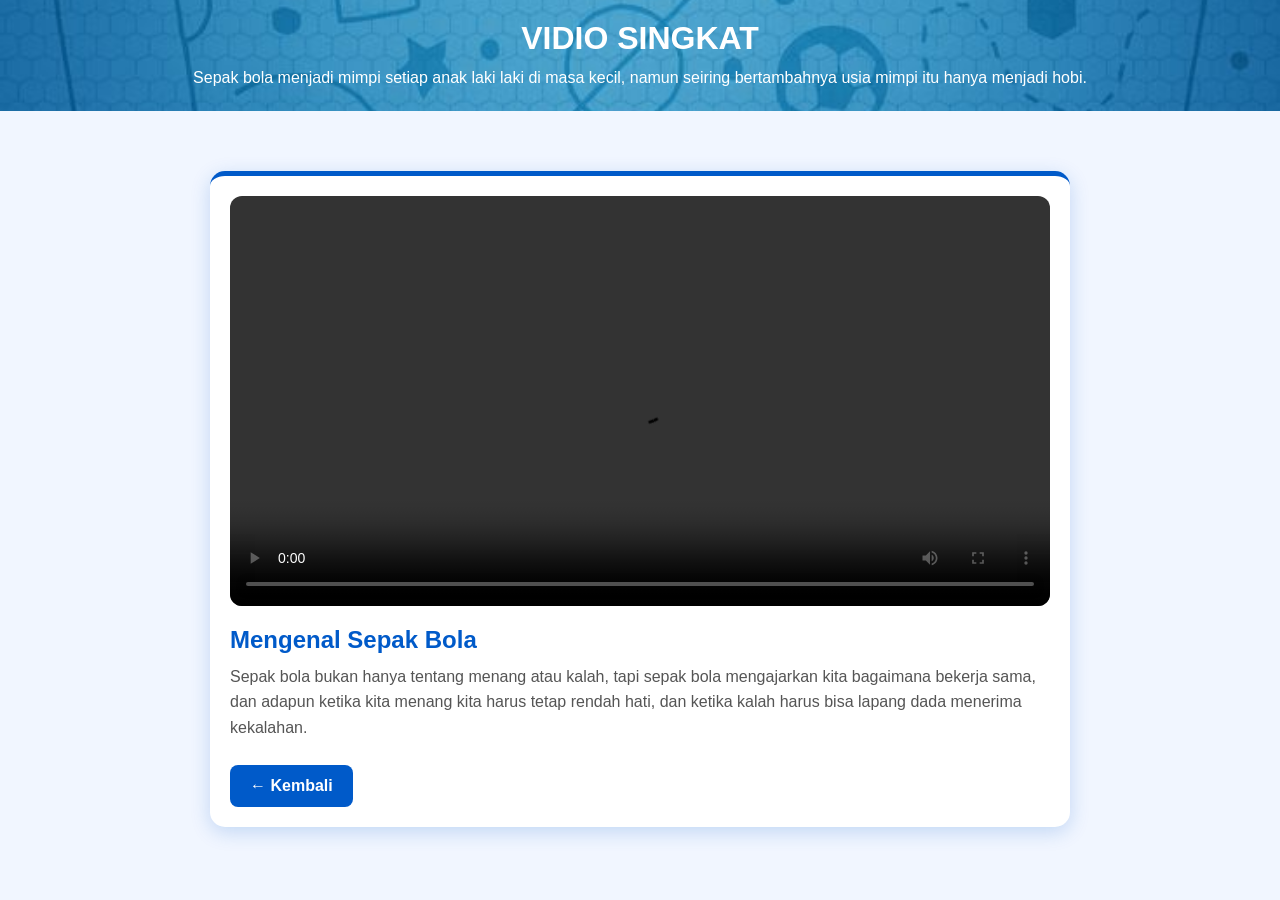
<file: vidio.html>
<!DOCTYPE html>
<html lang="id">

<head>
    <meta charset="UTF-8">
    <meta name="viewport" content="width=device-width, initial-scale=1.0">
    <title>Video Sepak Bola</title>

    <style>
        * {
            margin: 0;
            padding: 0;
            box-sizing: border-box;
        }

        body {
            font-family: Arial, sans-serif;
            background: #f1f6ff;
            color: #222;
        }

        header {
            background-image: url("biru.jpg");
            background-size: cover;
            background-position: center;
            color: white;
            padding: 20px;
            text-align: center;
        }

        header h1 {
            margin-bottom: 8px;
        }

        header p {
            color: white;
            margin-top: 0;
        }

        .container {
            max-width: 900px;
            margin: 40px auto;
            padding: 20px;
        }

        .video-box {
            background: white;
            padding: 20px;
            border-radius: 15px;
            box-shadow: 0 5px 20px rgba(0, 90, 201, 0.20);
            border-top: 5px solid #005ac9;
        }

        video {
            width: 100%;
            display: block;
            border-radius: 12px;
        }

        h2 {
            margin-top: 20px;
            color: #005ac9;
        }

        p {
            margin-top: 10px;
            line-height: 1.6;
            color: #555;
        }

        .kembali {
            display: inline-block;
            margin-top: 25px;
            padding: 12px 20px;
            background: #005ac9;
            color: white;
            text-decoration: none;
            border-radius: 8px;
            font-weight: bold;
            transition: 0.3s;
        }

        .kembali:hover {
            background: #003f91;
            transform: translateY(-3px);
            box-shadow: 0 5px 12px rgba(0, 90, 201, 0.3);
        }

        /* RESPONSIVE */
        @media (max-width: 600px) {

            .container {
                margin: 20px auto;
                padding: 10px;
            }

            .video-box {
                padding: 12px;
            }

            header {
                padding: 18px 10px;
            }

            header h1 {
                font-size: 25px;
            }

            header p {
                font-size: 14px;
            }

            h2 {
                font-size: 21px;
            }

            p {
                font-size: 14px;
            }

            .kembali {
                width: 100%;
                text-align: center;
            }
        }
    </style>
</head>

<body>

    <header>
        <h1>VIDIO SINGKAT</h1>
        <p>Sepak bola menjadi mimpi setiap anak laki laki di masa kecil, namun
            seiring bertambahnya usia mimpi itu hanya menjadi hobi.
        </p>
    </header>

    <div class="container">

        <div class="video-box">

            <video controls>
                <source src="football.mp4" type="video/mp4">
            </video>

            <h2>Mengenal Sepak Bola</h2>

            <p>
                Sepak bola bukan hanya tentang menang 
                atau kalah, tapi sepak bola mengajarkan 
                kita bagaimana bekerja sama, dan adapun
                ketika kita menang kita harus tetap rendah hati, 
                dan ketika kalah harus bisa lapang dada menerima kekalahan.
            </p>

            <a href="Tentang.html" class="kembali">
                ← Kembali
            </a>

        </div>

    </div>

</body>

</html>
</file>
<file: style.css>
* {
    margin: 0;
    padding: 0;
    box-sizing: border-box;
}

body {
    font-family: Arial, sans-serif;
}

header {
    height: 80px;
    background-color: #777;
    display: flex;
    justify-content: space-between;
    align-items: center;
    padding: 0 35px;
}

.logo {
    display: flex;
    align-items: center;
    gap: 15px;
}

.logo img {
    width: 48px;
}

.logo h2 {
    font-size: 24px;
}

nav {
    display: flex;
    gap: 40px;
}

nav a {
    text-decoration: none;
    font-weight: bold;
    color: black;
    font-size: 13px;
}

nav a:hover {
    color: rgb(5, 240, 5);
}

.hero {
    height: 600px;
    background-image: url("BG.jpg");
    background-size: cover;
    background-position: center;
    position: relative;
}

.overlay {
    position: absolute;
    width: 100%;
    height: 100%;
    background: rgba(0, 0, 0, 0.2);
}

.hero-content {
    position: absolute;
    top: 28%;
    left: 10%;
    color: white;
}

.welcome {
    font-weight: bold;
}

.hero h1 {
    font-size: 65px;
    margin: 10px 0 25px;
}

.hero h1 span {
    color: #19c900;
}

.quote {
    font-size: 19px;
    font-weight: bold;
    line-height: 1.4;
}

.btn {
    display: inline-block;
    margin-top: 25px;
    padding: 12px 25px;
    background: rgb(63, 225, 9);
    color: white;
    text-decoration: none;
    font-weight: bold;
    border-radius: 5px;
}

.btn:hover {
    transform: translateY(-5px);
    box-shadow: 0 8px 15px rgba(0, 0, 0, 0.3);
    transition: 0.3s;
}

.judul {
    text-align: center;
    margin-bottom: 40px;
}

.judul p {
    color: #777;
}

.judul h2 {
    font-size: 35px;
    margin-top: 10px;
}

.judul span {
    color: #19c900;
}

/* Slide 2 */

.tentang {
    padding: 80px 10%;
    background: #ffffff;
    background-image: url("putih.jpg");
    background-size: cover;
    background-position: center;
    background-repeat: no-repeat;
}

.tentang-content {
    display: flex;
    gap: 50px;
}

.tentang-text {
    flex: 1;
}

.tentang-text h3 {
    font-size: 25px;
    margin-bottom: 15px;
}

.tentang-text p {
    font-weight: 500;
    color: #555;
    line-height: 1.6;
    margin-bottom: 10px;
}

.kotak {
    display: flex;
    gap: 15px;
}

.kotak div {
    width: 100px;
    height: 100px;
    background: #111;
    color: white;
    text-align: center;
    padding-top: 25px;
    border-radius: 50%;
}

.kotak h2 {
    color: #1eff01;
}

/* Slide 3 */

.dasar {
    padding: 80px 10%;
    background-image: url("hitam.jpg");
    background-size: cover;
    background-repeat: no-repeat; 
    color: #ffffff;
}

.dasar span {
    color: rgb(36, 0, 126);
    -webkit-text-stroke: 1px rgb(36, 0, 126);
}

.dasar p {
    color: #646161;
    font-weight: bold;
}

.judul-dasar {
    text-align: center;
    margin-bottom: 40px;
    color: rgb(174, 174, 174);
}

.card-container {
    display: flex;
    gap: 20px;
}

.card {
    background-image: url("belakang.png");
    flex: 1;
    padding: 30px;
    text-align: center;
    border-radius: 10px;
}

.card:hover {
    transform: translateY(-5px);
    box-shadow: 0 8px 15px rgba(0, 0, 0, 0.3);
    transition: 0.3s;
}

.card .icon {
    font-size: 40px;
    margin-bottom: 10px;
}

.card h3 {
    margin-bottom: 10px;
}

.card p {
    color: #514747;
    line-height: 1.5;
}

/* Slide 4 */

.nilai {
    padding: 80px 10%;
    background-color: #fbf9f9;
    color: rgb(11, 10, 10);
    text-align: center;
    background-image: url("putih.jpg");
    background-size: cover;
    background-position: center;
    background-repeat: no-repeat;
}

.nilai h2 {
    font-size: 35px;
    margin: 15px 0;
}

.nilai h2 span {
    color: #19c900;
}

.nilai p {
    line-height: 1.6;
}

/* Slide 5 */

.game-section {
    padding: 80px 10%;
    background-image: url("bg.game.jpg");
    background-size: cover;
    background-position: center;
    background-repeat: no-repeat;
    text-align: center;
}

.game-section h2,
.game-section p,
.game-section button {
    display: block;
    margin-left: auto;
    margin-right: auto;
}

.game-section h2 {
    font-size: 50px;
    margin-top: 15px;
    margin-bottom: 20px;
    color: white;
    -webkit-text-stroke: 2px black;
    font-weight: 900;
    letter-spacing: 2px;

    text-shadow:
        4px 4px 0 #e63946,
        7px 7px 0 black;
}

.game-section h2 span {
    color: #39ff14;
}

.game-section p {
    width: fit-content;
    color: white;
    background: rgba(0, 0, 0, 0.8);
    padding: 10px 25px;
    border: 2px solid white;
    border-radius: 8px;
    font-size: 20px;
    font-weight: bold;
    text-shadow: 2px 2px 2px black;
}

.game-section button {
    margin-top: 30px;
    padding: 15px 55px;
    font-size: 25px;
    font-weight: bold;
    border-radius: 12px;
    border: none;
    background: #19c900;
    color: white;
    cursor: pointer;

    box-shadow:
        0 7px 0 #08752c,
        0 10px 15px rgba(0, 0, 0, 0.5);

    transition: 0.3s;
}

.game-section button:hover {
    transform: translateY(-6px);
    background: #4cff65;

    box-shadow:
        0 13px 0 #08752c,
        0 16px 20px rgba(0, 0, 0, 0.5);
}

/* Slide 6 */

footer {
    background-image: url("putih.jpg");
    background-size: cover;
    background-position: center;
    background-repeat: no-repeat;
    text-align: center;
    padding: 30px 10px;
    color: rgb(3, 3, 3);
}

footer h3 {
    display: flex;
    align-items: center;
    justify-content: center;
    gap: 8px;
}

footer p {
    color: rgb(3, 3, 3);
    margin-top: 8px;
}



@media (max-width: 600px) {

    /* HEADER */
    header {
        height: auto;
        padding: 15px 20px;
        flex-direction: column;
        gap: 15px;
    }

    .logo {
        gap: 10px;
    }

    .logo img {
        width: 42px;
    }

    .logo h2 {
        font-size: 22px;
    }

    nav {
        gap: 18px;
        flex-wrap: wrap;
        justify-content: center;
    }

    nav a {
        font-size: 12px;
    }

    /* HERO */
    .hero {
        height: 520px;
        background-position: center;
    }

    .hero-content {
        top: 25%;
        left: 7%;
        right: 7%;
    }

    .welcome {
        font-size: 14px;
    }

    .hero h1 {
        font-size: 42px;
        margin: 10px 0 20px;
    }

    .quote {
        font-size: 16px;
    }

    .btn {
        padding: 11px 20px;
        font-size: 14px;
    }

    /* JUDUL */
    .judul {
        margin-bottom: 30px;
    }

    .judul h2 {
        font-size: 28px;
    }

    .judul p {
        font-size: 14px;
    }

    /* TENTANG */
    .tentang {
        padding: 55px 7%;
    }

    .tentang-content {
        flex-direction: column;
        gap: 30px;
    }

    .tentang-text h3 {
        font-size: 23px;
    }

    .tentang-text p {
        font-size: 14px;
    }

    .kotak {
        justify-content: center;
        gap: 10px;
    }

    .kotak div {
        width: 85px;
        height: 85px;
        padding-top: 20px;
    }

    .kotak h2 {
        font-size: 20px;
    }

    /* DASAR */
    .dasar {
        padding: 55px 7%;
    }

    .judul-dasar {
        margin-bottom: 30px;
    }

    .card-container {
        flex-direction: column;
        gap: 15px;
    }

    .card {
        padding: 25px 20px;
    }

    .card .icon {
        font-size: 35px;
    }

    /* NILAI */

    .nilai {
        padding: 55px 7%;
    }

    .nilai h2 {
        font-size: 28px;
    }

    .nilai p {
        font-size: 14px;
    }

    /* GAME */
    .game-section {
        padding: 60px 7%;
    }

    .game-section h2 {
        font-size: 35px;
        -webkit-text-stroke: 1px black;

        text-shadow:
            3px 3px 0 #e63946,
            5px 5px 0 black;
    }

    .game-section p {
        width: 100%;
        font-size: 15px;
        padding: 10px 15px;
    }

    .game-section button {
        width: 90%;
        padding: 13px 20px;
        font-size: 20px;
    }

    /* FOOTER */
    footer {
        padding: 25px 15px;
    }
    footer h3 {
        font-size: 18px;
    }
    footer p {
        font-size: 12px;
    }
}
</file>
<file: Pemain.css>
* { margin: 0; padding: 0; box-sizing: border-box; }

:root {
    --biru: #005ac9;
    --biru-tua: #003f91;
    --hitam: #111;
}

body {
    font-family: Arial, sans-serif;
    color: #222;
    background: linear-gradient(135deg, #f4f8ff, #ffffff);
}

/* HEADER */
header {
    height: 80px;
    background: #777;
    display: flex;
    justify-content: space-between;
    align-items: center;
    padding: 0 35px;
}
.logo { 
    display: flex; align-items: center; gap: 15px;
}
.logo img { 
    width: 48px; 
}
.logo h2 { 
    font-size: 24px; 
}
nav { 
    display: flex; gap: 40px; 
}
nav a { 
    text-decoration: none;
    font-weight: bold; 
    color: #000; 
    font-size: 13px; 
}
nav a:hover, 
nav a.aktif { 
    color: var(--biru); 
}

/* MAIN */
main {
    min-height: calc(100vh - 160px);
    padding: 60px 8% 80px;
    text-align: center;
}
h1 {
    font-size: 40px; 
    letter-spacing: 1px; 
}
h1::after {
    content: "";
    display: block;
    width: 80px;
    height: 5px;
    margin: 14px auto 0;
    background: var(--biru);
    border-radius: 10px;
}
.sub { 
    color: #666; 
    margin: 16px 0 45px; }

/* KARTU */
.daftar {
    display: flex;
    justify-content: center;
    gap: 50px;
    flex-wrap: wrap;
}
.kartu {
    width: 260px;
    background: #fff;
    border: 3px solid var(--hitam);
    box-shadow: 7px 7px 0 var(--hitam);
    cursor: pointer;
    text-align: center;
    font: inherit;
    padding: 0;
    transition: transform .25s, box-shadow .25s;
}
.kartu:hover, .kartu:focus-visible {
    transform: translate(-4px, -4px);
    box-shadow: 11px 11px 0 var(--biru);
}

.kartu:focus-visible { 
    outline: 3px solid var(--biru); outline-offset: 4px;
}

.foto {
    position: relative;
    height: 340px;
    overflow: hidden;
    background: linear-gradient(160deg, var(--biru), var(--hitam));
}
.foto img {
    width: 100%;
    height: 100%;
    object-fit: cover;
    display: block;
    transition: transform .5s;
}
.kartu:hover .foto img { transform: scale(1.06); }

.nomor {
    position: absolute;
    top: 10px;
    right: 10px;
    background: var(--biru);
    color: #fff;
    font-weight: bold;
    padding: 4px 10px;
    border-radius: 20px;
    font-size: 13px;
}

.info { 
    padding: 14px 10px 18px; 
}
.info h3 { 
    font-size: 21px; margin-bottom: 6px; 
}
.info .posisi { 
    font-size: 13px; 
    color: #666; 
}
.info .nama { 
    font-size: 13px; color: var(--biru); 
    font-weight: bold; margin-top: 6px; 
}

/* POP-UP */
dialog {
    margin: auto;
    width: min(680px, 92vw);
    border: 3px solid var(--hitam);
    box-shadow: 10px 10px 0 var(--biru);
    overflow: hidden;
}
dialog[open] { 
    display: flex; 
    animation: muncul .25s ease; 
}
dialog::backdrop { 
    background: rgba(0, 0, 0, .65); 
}
@keyframes muncul { 
    from { opacity: 0; 
        transform: translateY(15px); } 
        to { 
        opacity: 1; transform: none; } 
}

dialog img { 
    width: 45%; 
    object-fit: cover; 
    background: var(--biru); 
}
.isi { 
    padding: 30px 25px; 
    flex: 1; 
    text-align: left; 
}
.klub { 
    color: var(--biru); 
    font-weight: bold; 
    font-size: 13px; 
}
.isi h2 { 
    font-size: 28px; 
    margin: 6px 0 16px; 
}
.isi ul { 
    list-style: none; 
    margin-bottom: 16px; 
}
.isi li { 
    display: flex; 
    justify-content: space-between; 
    padding: 8px 0; 
    border-bottom: 1px solid #ddd; 
    font-size: 14px; 
}
.isi li span { 
    color: #666; 
}
.isi p:last-child { 
    color: #555; 
    line-height: 1.6; 
    font-size: 14px; 
}

.tutup {
    position: absolute;
    top: 10px;
    right: 10px;
    width: 34px;
    height: 34px;
    border: none;
    border-radius: 50%;
    background: var(--hitam);
    color: #fff;
    cursor: pointer;
    font-size: 15px;
    z-index: 2;
}
.tutup:hover { 
    background: var(--biru); 
}

/* FOOTER */
footer {
    background-image: url("putih.jpg");
    background-size: cover;
    background-position: center;
    background-repeat: no-repeat;
    text-align: center;
    padding: 30px 10px;
    color: rgb(3, 3, 3);
}

footer h3 {
    display: flex;
    align-items: center;
    justify-content: center;
    gap: 8px;
}

footer p {
    color: rgb(3, 3, 3);
    margin-top: 8px;
}

/* RESPONSIVE */
@media (max-width: 600px) {
    header { height: auto; 
    padding: 15px; 
    flex-direction: column; 
    gap: 15px; }
    nav { 
        gap: 18px; 
    }

    h1 { 
        font-size: 28px; 
    }

    .daftar { 
        gap: 35px; 
    }
    dialog[open] { 
        flex-direction: column; 
        max-height: 90vh; overflow-y: auto; 
    }
    dialog img { 
        width: 100%; height: 240px; 
    }
}

@media (prefers-reduced-motion: reduce) {
    * { 
        transition: none !important; 
        animation: none !important; 
    }
}
</file>
